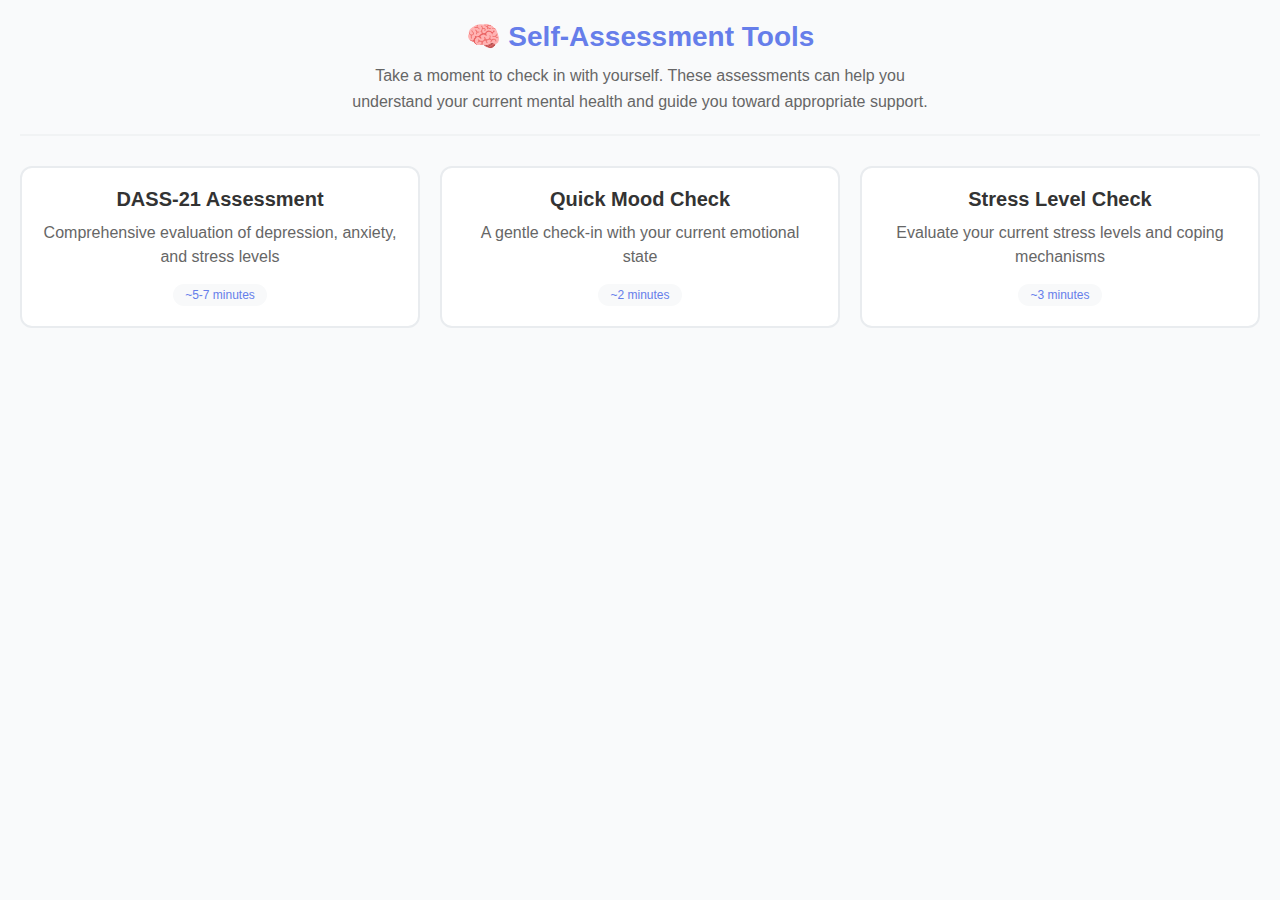
<file: interface/web/templates/assessment.html>
<!DOCTYPE html>
<html lang="en">
<head>
    <meta charset="UTF-8">
    <meta name="viewport" content="width=device-width, initial-scale=1.0">
    <meta http-equiv="X-Frame-Options" content="SAMEORIGIN">
    <title>Sunny - Self-Assessment</title>
    <style>
        * {
            margin: 0;
            padding: 0;
            box-sizing: border-box;
        }

        html, body {
            height: 100%;
            font-family: -apple-system, BlinkMacSystemFont, 'Segoe UI', Roboto, 'Helvetica Neue', Arial, sans-serif;
            background-color: #f9fafb;
        }

        .tab-content {
            min-height: 100vh;
            display: flex;
            flex-direction: column;
            background: #f9fafb;
        }

        .assessment-container {
            flex: 1;
            padding: 20px;
            overflow-y: auto;
        }

        .assessment-header {
            text-align: center;
            margin-bottom: 30px;
            padding-bottom: 20px;
            border-bottom: 2px solid #f1f3f4;
        }

        .assessment-header h2 {
            color: #667eea;
            margin-bottom: 10px;
            font-size: 28px;
        }

        .assessment-header p {
            color: #666;
            font-size: 16px;
            line-height: 1.6;
            max-width: 600px;
            margin: 0 auto;
        }

        .assessment-options {
            display: grid;
            grid-template-columns: repeat(auto-fit, minmax(300px, 1fr));
            gap: 20px;
            margin-bottom: 30px;
        }

        .assessment-card {
            background: white;
            border: 2px solid #e9ecef;
            border-radius: 12px;
            padding: 20px;
            cursor: pointer;
            transition: all 0.3s ease;
            text-align: center;
        }

        .assessment-card:hover {
            border-color: #667eea;
            box-shadow: 0 4px 12px rgba(102, 126, 234, 0.15);
            transform: translateY(-2px);
        }

        .assessment-card h3 {
            color: #333;
            margin-bottom: 10px;
            font-size: 20px;
        }

        .assessment-card p {
            color: #666;
            margin-bottom: 15px;
            line-height: 1.5;
        }

        .assessment-duration {
            background: #f8f9fa;
            color: #667eea;
            padding: 4px 12px;
            border-radius: 20px;
            font-size: 12px;
            font-weight: 500;
            display: inline-block;
        }

        /* Assessment Questions Styles */
        .assessment-questions {
            margin-top: 20px;
        }

        .question-card {
            background: white;
            border: 2px solid #e9ecef;
            border-radius: 12px;
            padding: 20px;
            margin-bottom: 20px;
            transition: all 0.3s ease;
        }

        .question-card.answered {
            border-color: #667eea;
            background: #f8f9fa;
        }

        .question-number {
            background: #667eea;
            color: white;
            width: 30px;
            height: 30px;
            border-radius: 50%;
            display: flex;
            align-items: center;
            justify-content: center;
            font-weight: 600;
            font-size: 14px;
            margin-bottom: 15px;
        }

        .question-text {
            font-size: 16px;
            color: #333;
            margin-bottom: 20px;
            line-height: 1.5;
        }

        .rating-options {
            display: grid;
            grid-template-columns: repeat(4, 1fr);
            gap: 10px;
            margin-bottom: 20px;
        }

        .rating-option {
            background: white;
            border: 2px solid #e9ecef;
            border-radius: 8px;
            padding: 12px 8px;
            text-align: center;
            cursor: pointer;
            transition: all 0.3s ease;
            font-size: 13px;
            font-weight: 500;
        }

        .rating-option:hover {
            border-color: #667eea;
            background: #f8f9fa;
        }

        .rating-option.selected {
            border-color: #667eea;
            background: #667eea;
            color: white;
        }

        .assessment-progress {
            background: #f8f9fa;
            border-radius: 20px;
            height: 8px;
            margin: 20px 0;
            overflow: hidden;
        }

        .progress-bar {
            background: linear-gradient(135deg, #667eea 0%, #764ba2 100%);
            height: 100%;
            border-radius: 20px;
            transition: width 0.3s ease;
            width: 0%;
        }

        .progress-text {
            text-align: center;
            font-size: 14px;
            color: #666;
            margin-top: 10px;
        }

        .assessment-actions {
            display: flex;
            gap: 15px;
            justify-content: center;
            margin-top: 30px;
            flex-wrap: wrap;
        }

        .action-btn {
            background: #667eea;
            color: white;
            border: none;
            padding: 12px 24px;
            border-radius: 25px;
            font-size: 14px;
            font-weight: 600;
            cursor: pointer;
            transition: all 0.3s ease;
            display: flex;
            align-items: center;
            gap: 8px;
        }

        .action-btn:hover {
            background: #5a67d8;
            transform: translateY(-2px);
        }

        .action-btn.secondary {
            background: #6c757d;
        }

        .action-btn.secondary:hover {
            background: #5a6268;
        }

        .submit-btn {
            background: linear-gradient(135deg, #667eea 0%, #764ba2 100%);
            color: white;
            border: none;
            padding: 15px 30px;
            border-radius: 25px;
            font-size: 16px;
            font-weight: 600;
            cursor: pointer;
            transition: all 0.3s ease;
            margin-top: 20px;
        }

        .submit-btn:hover:not(:disabled) {
            transform: translateY(-2px);
            box-shadow: 0 10px 20px rgba(102, 126, 234, 0.3);
        }

        .submit-btn:disabled {
            opacity: 0.6;
            cursor: not-allowed;
        }

        .assessment-results {
            background: white;
            border: 2px solid #e9ecef;
            border-radius: 12px;
            padding: 30px;
            margin-top: 20px;
            text-align: center;
        }

        .results-header {
            margin-bottom: 25px;
        }

        .results-header h3 {
            color: #667eea;
            margin-bottom: 10px;
            font-size: 24px;
        }

        .score-card {
            background: #f8f9fa;
            border-radius: 12px;
            padding: 20px;
            margin: 15px 0;
            text-align: left;
        }

        .score-category {
            display: flex;
            justify-content: space-between;
            align-items: center;
            margin-bottom: 10px;
        }

        .score-label {
            font-weight: 600;
            color: #333;
        }

        .score-value {
            font-weight: 700;
            font-size: 18px;
        }

        .score-level {
            font-size: 12px;
            padding: 4px 12px;
            border-radius: 20px;
            font-weight: 600;
            text-transform: uppercase;
        }

        .level-normal {
            background: #d4edda;
            color: #155724;
        }

        .level-mild {
            background: #fff3cd;
            color: #856404;
        }

        .level-moderate {
            background: #f8d7da;
            color: #721c24;
        }

        .level-severe {
            background: #f5c6cb;
            color: #721c24;
        }

        .results-interpretation {
            background: #e3f2fd;
            border-left: 4px solid #667eea;
            padding: 20px;
            margin: 20px 0;
            text-align: left;
        }

        .results-interpretation h4 {
            color: #667eea;
            margin-bottom: 10px;
        }

        .results-interpretation p {
            color: #333;
            line-height: 1.6;
            margin-bottom: 10px;
        }

        .assessment-screen {
            display: none;
        }

        .assessment-screen.active {
            display: block;
        }

        /* Mobile responsive */
        @media (max-width: 768px) {
            .assessment-container {
                padding: 15px;
            }

            .rating-options {
                grid-template-columns: 1fr;
                gap: 8px;
            }

            .rating-option {
                padding: 10px;
                font-size: 12px;
            }

            .assessment-actions {
                flex-direction: column;
                align-items: center;
            }

            .action-btn {
                width: 100%;
                max-width: 300px;
                justify-content: center;
            }

            .question-card {
                padding: 15px;
            }

            .question-text {
                font-size: 15px;
            }

            .assessment-options {
                grid-template-columns: 1fr;
                gap: 15px;
            }
        }
    </style>
</head>
<body>
    <!-- Self-Assessment Tab -->
    <div id="assessment-tab" class="tab-content">
        <div class="assessment-container">
            <!-- Assessment Selection Screen -->
            <div id="assessment-selection" class="assessment-screen active">
                <div class="assessment-header">
                    <h2>🧠 Self-Assessment Tools</h2>
                    <p>Take a moment to check in with yourself. These assessments can help you understand your current mental health and guide you toward appropriate support.</p>
                </div>

                <div class="assessment-options">
                    <div class="assessment-card" onclick="startAssessment('dass21')">
                        <h3>DASS-21 Assessment</h3>
                        <p>Comprehensive evaluation of depression, anxiety, and stress levels</p>
                        <div class="assessment-duration">~5-7 minutes</div>
                    </div>

                    <div class="assessment-card" onclick="startAssessment('mood')">
                        <h3>Quick Mood Check</h3>
                        <p>A gentle check-in with your current emotional state</p>
                        <div class="assessment-duration">~2 minutes</div>
                    </div>

                    <div class="assessment-card" onclick="startAssessment('stress')">
                        <h3>Stress Level Check</h3>
                        <p>Evaluate your current stress levels and coping mechanisms</p>
                        <div class="assessment-duration">~3 minutes</div>
                    </div>
                </div>
            </div>

            <!-- Assessment Questions Screen -->
            <div id="assessment-questions" class="assessment-screen">
                <div class="assessment-header">
                    <h2 id="assessment-title">Assessment</h2>
                    <p id="assessment-description">Please answer each question honestly.</p>
                </div>

                <div class="assessment-questions">
                    <div class="question-card" id="current-question">
                        <!-- Question content will be inserted here by JavaScript -->
                    </div>

                    <div class="assessment-progress">
                        <div class="progress-bar" id="progress-bar"></div>
                    </div>
                    <div class="progress-text" id="progress-text">Question 1 of 21</div>

                    <div class="assessment-actions">
                        <button class="action-btn secondary" id="prev-btn" onclick="previousQuestion()" style="display: none;">
                            <span>⬅️</span> Previous
                        </button>
                        <button class="action-btn" id="next-btn" onclick="nextQuestion()">
                            Next <span>➡️</span>
                        </button>
                        <button class="submit-btn" id="submit-assessment-btn" onclick="submitAssessment()" style="display: none;">
                            Submit Assessment
                        </button>
                    </div>
                </div>
            </div>

            <!-- Assessment Results Screen -->
            <div id="assessment-results" class="assessment-screen">
                <div class="assessment-results">
                    <div class="results-header">
                        <h3>Your Assessment Results</h3>
                        <p>Remember, this is not a clinical diagnosis but can help guide your self-care journey.</p>
                    </div>

                    <div id="results-content">
                        <!-- Results will be inserted here -->
                    </div>

                    <div class="results-interpretation">
                        <h4>💡 What This Means</h4>
                        <p id="interpretation-text">Based on your responses, here are some insights about your current mental health state.</p>
                    </div>

                    <div class="assessment-actions">
                        <button class="action-btn secondary" onclick="retakeAssessment()">
                            <span>🔄</span> Retake Assessment
                        </button>
                        <button class="action-btn" onclick="chatAboutResults()">
                            <span>💬</span> Chat with Sunny
                        </button>
                        <button class="action-btn secondary" onclick="getResources()">
                            <span>📚</span> Get Resources
                        </button>
                    </div>
                </div>
            </div>
        </div>
    </div>

    <script>
        // Assessment state variables
        let currentAssessment = null;
        let currentQuestionIndex = 0;
        let assessmentAnswers = [];
        let assessmentData = {};
        let sessionAssessmentResults = {}; // Store results for the session

        // DASS-21 Questions (7 for each category: Depression, Anxiety, Stress)
        const DASS21_QUESTIONS = {
            title: "DASS-21 Assessment",
            description: "Please read each statement and select how much it applied to you over the past week. There are no right or wrong answers.",
            questions: [
                // Depression items (items 3, 5, 10, 13, 16, 17, 21)
                { text: "I couldn't seem to experience any positive feeling at all", category: "depression" },
                { text: "I found it difficult to work up the initiative to do things", category: "depression" },
                { text: "I felt that I had nothing to look forward to", category: "depression" },
                { text: "I felt down-hearted and blue", category: "depression" },
                { text: "I was unable to become enthusiastic about anything", category: "depression" },
                { text: "I felt I wasn't worth much as a person", category: "depression" },
                { text: "I felt that life was meaningless", category: "depression" },

                // Anxiety items (items 2, 4, 7, 9, 15, 19, 20)
                { text: "I was aware of dryness of my mouth", category: "anxiety" },
                { text: "I experienced breathing difficulty (e.g., excessively rapid breathing, breathlessness)", category: "anxiety" },
                { text: "I experienced trembling (e.g., in the hands)", category: "anxiety" },
                { text: "I was worried about situations in which I might panic and make a fool of myself", category: "anxiety" },
                { text: "I felt I was close to panic", category: "anxiety" },
                { text: "I was aware of the action of my heart in the absence of physical exertion", category: "anxiety" },
                { text: "I felt scared without any good reason", category: "anxiety" },

                // Stress items (items 1, 6, 8, 11, 12, 14, 18)
                { text: "I found it hard to wind down", category: "stress" },
                { text: "I tended to over-react to situations", category: "stress" },
                { text: "I felt that I was using a lot of nervous energy", category: "stress" },
                { text: "I found myself getting agitated", category: "stress" },
                { text: "I found it difficult to relax", category: "stress" },
                { text: "I was intolerant of anything that kept me from getting on with what I was doing", category: "stress" },
                { text: "I felt that I was rather touchy", category: "stress" }
            ],
            scale: [
                { value: 0, label: "Never" },
                { value: 1, label: "Sometimes" },
                { value: 2, label: "Often" },
                { value: 3, label: "Almost Always" }
            ]
        };

        const MOOD_CHECK_QUESTIONS = {
            title: "Quick Mood Check",
            description: "A gentle check-in with your current emotional state.",
            questions: [
                { text: "How would you rate your overall mood today?", category: "mood", scale: "mood" },
                { text: "How is your energy level right now?", category: "energy", scale: "energy" },
                { text: "How well did you sleep last night?", category: "sleep", scale: "quality" },
                { text: "How anxious or worried do you feel right now?", category: "anxiety", scale: "agreement" },
                { text: "How hopeful do you feel about the future?", category: "hope", scale: "agreement" }
            ],
            scales: {
                mood: [
                    { value: 0, label: "Very Low" },
                    { value: 1, label: "Low" },
                    { value: 2, label: "Neutral" },
                    { value: 3, label: "Good" },
                    { value: 4, label: "Excellent" }
                ],
                energy: [
                    { value: 0, label: "Very Low" },
                    { value: 1, label: "Low" },
                    { value: 2, label: "Moderate" },
                    { value: 3, label: "Good" },
                    { value: 4, label: "Very High" }
                ],
                quality: [
                    { value: 0, label: "Very Poorly" },
                    { value: 1, label: "Poorly" },
                    { value: 2, label: "Okay" },
                    { value: 3, label: "Well" },
                    { value: 4, label: "Very Well" }
                ],
                agreement: [
                    { value: 0, label: "Not at All" },
                    { value: 1, label: "A Little" },
                    { value: 2, label: "Moderately" },
                    { value: 3, label: "Quite a Bit" },
                    { value: 4, label: "Very Much" }
                ]
            }
        };

        const STRESS_CHECK_QUESTIONS = {
            title: "Stress Level Assessment",
            description: "Let's check your current stress levels and how you're coping.",
            questions: [
                { text: "How often do you feel overwhelmed by your responsibilities?", category: "stress" },
                { text: "How well are you able to relax when you have free time?", category: "relaxation" },
                { text: "How often do you experience physical symptoms of stress (headaches, tension, etc.)?", category: "physical" },
                { text: "How supported do you feel by the people in your life?", category: "support" },
                { text: "How confident do you feel in your ability to handle challenges?", category: "confidence" },
                { text: "How often do you find yourself worrying about things you can't control?", category: "worry" },
                { text: "How well do you sleep when you're stressed?", category: "sleep" }
            ],
            scale: [
                { value: 0, label: "Never/Rarely" },
                { value: 1, label: "Sometimes" },
                { value: 2, label: "Often" },
                { value: 3, label: "Very Often" },
                { value: 4, label: "Almost Always" }
            ]
        };

        // Assessment functions
        function startAssessment(type) {
            currentAssessment = type;
            currentQuestionIndex = 0;
            assessmentAnswers = [];

            // Set assessment data
            switch(type) {
                case 'dass21':
                    assessmentData = DASS21_QUESTIONS;
                    break;
                case 'mood':
                    assessmentData = MOOD_CHECK_QUESTIONS;
                    break;
                case 'stress':
                    assessmentData = STRESS_CHECK_QUESTIONS;
                    break;
            }

            // Initialize answers array
            assessmentAnswers = new Array(assessmentData.questions.length).fill(null);

            // Show questions screen
            showScreen('assessment-questions');

            // Set title and description
            document.getElementById('assessment-title').textContent = assessmentData.title;
            document.getElementById('assessment-description').textContent = assessmentData.description;

            // Show first question
            showQuestion(0);
        }

        function showScreen(screenId) {
            // Hide all screens
            const screens = document.querySelectorAll('.assessment-screen');
            screens.forEach(screen => screen.style.display = 'none');

            // Show selected screen
            document.getElementById(screenId).style.display = 'block';
        }

        function showQuestion(index) {
            currentQuestionIndex = index;
            const question = assessmentData.questions[index];
            const questionCard = document.getElementById('current-question');

            // Update progress
            const progress = ((index) / assessmentData.questions.length) * 100;
            document.getElementById('progress-bar').style.width = progress + '%';
            document.getElementById('progress-text').textContent = `Question ${index + 1} of ${assessmentData.questions.length}`;

            // Get scale for this question
            let scale = assessmentData.scale;
            if (assessmentData.scales && question.scale) {
                scale = assessmentData.scales[question.scale];
            }

            // Build question HTML
            let optionsHTML = '';
            scale.forEach((option, optionIndex) => {
                const isSelected = assessmentAnswers[index] === option.value;
                optionsHTML += `
                    <div class="rating-option ${isSelected ? 'selected' : ''}" onclick="selectAnswer(${index}, ${option.value})">
                        ${option.label}
                    </div>
                `;
            });

            questionCard.innerHTML = `
                <div class="question-number">${index + 1}</div>
                <div class="question-text">${question.text}</div>
                <div class="rating-options">
                    ${optionsHTML}
                </div>
            `;

            // Update question card style if answered
            if (assessmentAnswers[index] !== null) {
                questionCard.classList.add('answered');
            } else {
                questionCard.classList.remove('answered');
            }

            // Update button visibility
            updateNavigationButtons();
        }

        function selectAnswer(questionIndex, value) {
            assessmentAnswers[questionIndex] = value;

            // Update UI
            const options = document.querySelectorAll('.rating-option');
            options.forEach(option => option.classList.remove('selected'));
            event.target.classList.add('selected');

            // Mark question as answered
            document.getElementById('current-question').classList.add('answered');

            // Update navigation buttons
            updateNavigationButtons();
        }

        function updateNavigationButtons() {
            const prevBtn = document.getElementById('prev-btn');
            const nextBtn = document.getElementById('next-btn');
            const submitBtn = document.getElementById('submit-assessment-btn');

            // Show/hide previous button
            prevBtn.style.display = currentQuestionIndex > 0 ? 'block' : 'none';

            // Show/hide next button vs submit button
            if (currentQuestionIndex === assessmentData.questions.length - 1) {
                nextBtn.style.display = 'none';
                submitBtn.style.display = 'block';
                submitBtn.disabled = assessmentAnswers[currentQuestionIndex] === null;
            } else {
                nextBtn.style.display = 'block';
                submitBtn.style.display = 'none';
            }
        }

        function nextQuestion() {
            if (currentQuestionIndex < assessmentData.questions.length - 1) {
                currentQuestionIndex++;
                showQuestion(currentQuestionIndex);
            }
        }

        function previousQuestion() {
            if (currentQuestionIndex > 0) {
                currentQuestionIndex--;
                showQuestion(currentQuestionIndex);
            }
        }

        async function submitAssessment() {
            // Calculate results based on assessment type
            let results = {};

            if (currentAssessment === 'dass21') {
                results = calculateDASS21Results();
            } else if (currentAssessment === 'mood') {
                results = calculateMoodResults();
            } else if (currentAssessment === 'stress') {
                results = calculateStressResults();
            }

            // Store results in session storage for this session
            sessionAssessmentResults = {
                assessmentType: currentAssessment,
                timestamp: new Date().toISOString(),
                ...results
            };

            // Send results to backend for Sunny's context
            try {
                await fetch('/store-assessment-results', {
                    method: 'POST',
                    headers: {
                        'Content-Type': 'application/json',
                    },
                    body: JSON.stringify(sessionAssessmentResults)
                });
                console.log('Assessment results stored for Sunny\'s context');
            } catch (error) {
                console.error('Error storing assessment results:', error);
            }

            // Notify parent window that assessment results are updated
            if (window.parent) {
                window.parent.postMessage({
                    type: 'assessment-results-updated',
                    results: sessionAssessmentResults
                }, '*');
            }

            // Show results
            showAssessmentResults(results);
        }

        function calculateDASS21Results() {
            const scores = { depression: 0, anxiety: 0, stress: 0 };

            // Calculate scores for each category
            assessmentData.questions.forEach((question, index) => {
                scores[question.category] += assessmentAnswers[index] || 0;
            });

            // Multiply by 2 (DASS-21 scoring)
            Object.keys(scores).forEach(key => {
                scores[key] *= 2;
            });

            // Determine severity levels
            const getLevel = (score, type) => {
                if (type === 'depression') {
                    if (score <= 9) return 'normal';
                    if (score <= 13) return 'mild';
                    if (score <= 20) return 'moderate';
                    if (score <= 27) return 'severe';
                    return 'extremely severe';
                } else if (type === 'anxiety') {
                    if (score <= 7) return 'normal';
                    if (score <= 9) return 'mild';
                    if (score <= 14) return 'moderate';
                    if (score <= 19) return 'severe';
                    return 'extremely severe';
                } else if (type === 'stress') {
                    if (score <= 14) return 'normal';
                    if (score <= 18) return 'mild';
                    if (score <= 25) return 'moderate';
                    if (score <= 33) return 'severe';
                    return 'extremely severe';
                }
                return 'normal';
            };

            return {
                type: 'dass21',
                depression: { score: scores.depression, level: getLevel(scores.depression, 'depression') },
                anxiety: { score: scores.anxiety, level: getLevel(scores.anxiety, 'anxiety') },
                stress: { score: scores.stress, level: getLevel(scores.stress, 'stress') }
            };
        }

        function calculateMoodResults() {
            const totalScore = assessmentAnswers.reduce((sum, answer) => sum + (answer || 0), 0);
            const averageScore = totalScore / assessmentAnswers.length;

            let interpretation = '';
            if (averageScore >= 4) {
                interpretation = "You're doing great! Your mood and energy levels seem positive today.";
            } else if (averageScore >= 3) {
                interpretation = "You're managing okay, but there might be some areas to focus on for better wellbeing.";
            } else if (averageScore >= 2) {
                interpretation = "It seems like you're going through a challenging time. Consider reaching out for support.";
            } else {
                interpretation = "It looks like you're experiencing some difficulties. Please consider speaking with a mental health professional.";
            }

            return {
                type: 'mood',
                totalScore: totalScore,
                averageScore: averageScore,
                interpretation: interpretation
            };
        }

        function calculateStressResults() {
            const totalScore = assessmentAnswers.reduce((sum, answer) => sum + (answer || 0), 0);
            const maxScore = assessmentData.questions.length * 4;
            const percentage = (totalScore / maxScore) * 100;

            let level = '';
            let interpretation = '';

            if (percentage <= 30) {
                level = 'low';
                interpretation = "Your stress levels appear to be manageable. Keep up your current coping strategies!";
            } else if (percentage <= 60) {
                level = 'moderate';
                interpretation = "You're experiencing moderate stress. Consider incorporating more stress-reduction techniques into your routine.";
            } else if (percentage <= 80) {
                level = 'high';
                interpretation = "You're experiencing high stress levels. It might be helpful to talk to someone about what's causing this stress.";
            } else {
                level = 'very high';
                interpretation = "Your stress levels are very high. Please consider reaching out to a mental health professional for support.";
            }

            return {
                type: 'stress',
                totalScore: totalScore,
                percentage: percentage,
                level: level,
                interpretation: interpretation
            };
        }

        function showAssessmentResults(results) {
            const resultsContent = document.getElementById('results-content');
            const interpretationText = document.getElementById('interpretation-text');

            let html = '';
            let interpretation = '';

            if (results.type === 'dass21') {
                html = `
                    <div class="score-card">
                        <div class="score-category">
                            <div class="score-label">Depression Score</div>
                            <div class="score-value">${results.depression.score}</div>
                        </div>
                        <div class="score-level level-${results.depression.level.replace(' ', '-')}">${results.depression.level.toUpperCase()}</div>
                    </div>

                    <div class="score-card">
                        <div class="score-category">
                            <div class="score-label">Anxiety Score</div>
                            <div class="score-value">${results.anxiety.score}</div>
                        </div>
                        <div class="score-level level-${results.anxiety.level.replace(' ', '-')}">${results.anxiety.level.toUpperCase()}</div>
                    </div>

                    <div class="score-card">
                        <div class="score-category">
                            <div class="score-label">Stress Score</div>
                            <div class="score-value">${results.stress.score}</div>
                        </div>
                        <div class="score-level level-${results.stress.level.replace(' ', '-')}">${results.stress.level.toUpperCase()}</div>
                    </div>
                `;

                interpretation = "The DASS-21 is a widely used clinical assessment tool. Scores in the normal range suggest typical experiences of depression, anxiety, and stress. Higher scores may indicate areas where additional support could be beneficial. Remember, this is not a clinical diagnosis.";

            } else if (results.type === 'mood') {
                html = `
                    <div class="score-card">
                        <div class="score-category">
                            <div class="score-label">Overall Mood Score</div>
                            <div class="score-value">${results.averageScore.toFixed(1)}/5</div>
                        </div>
                    </div>
                `;

                interpretation = results.interpretation;

            } else if (results.type === 'stress') {
                html = `
                    <div class="score-card">
                        <div class="score-category">
                            <div class="score-label">Stress Level</div>
                            <div class="score-value">${results.level.toUpperCase()}</div>
                        </div>
                        <div class="score-category">
                            <div class="score-label">Stress Percentage</div>
                            <div class="score-value">${results.percentage.toFixed(0)}%</div>
                        </div>
                    </div>
                `;

                interpretation = results.interpretation;
            }

            resultsContent.innerHTML = html;
            interpretationText.textContent = interpretation;

            // Show results screen
            showScreen('assessment-results');

            // Update assessment context indicator in chat
            updateAssessmentContextIndicator();
        }

        function chatAboutResults() {
            // This will be handled by the main page's tab switching
            if (window.parent && window.parent.switchTab) {
                window.parent.switchTab('chat');
                setTimeout(() => {
                    if (window.parent.addMessage) {
                        window.parent.addMessage("I've just completed a self-assessment and would like to discuss my results with you.", 'user', new Date().toISOString());
                        // Trigger send message
                        if (window.parent.sendMessage) {
                            window.parent.sendMessage();
                        }
                    }
                }, 500);
            }
        }

        function getResources() {
            // This will be handled by the main page's tab switching
            if (window.parent && window.parent.switchTab) {
                window.parent.switchTab('resources');
            }
        }

        function retakeAssessment() {
            showScreen('assessment-selection');
        }

        function updateAssessmentContextIndicator() {
            // This will be handled by the parent window
            if (window.parent && window.parent.updateAssessmentContextIndicator) {
                window.parent.updateAssessmentContextIndicator();
            }
        }

        // Listen for messages from chat to start specific assessments
        window.addEventListener('message', function(event) {
            if (event.data.type === 'start-assessment') {
                const assessmentType = event.data.assessmentType;
                if (['dass21', 'mood', 'stress'].includes(assessmentType)) {
                    startAssessment(assessmentType);
                }
            }
        });
    </script>
</body>
</html>
</file>
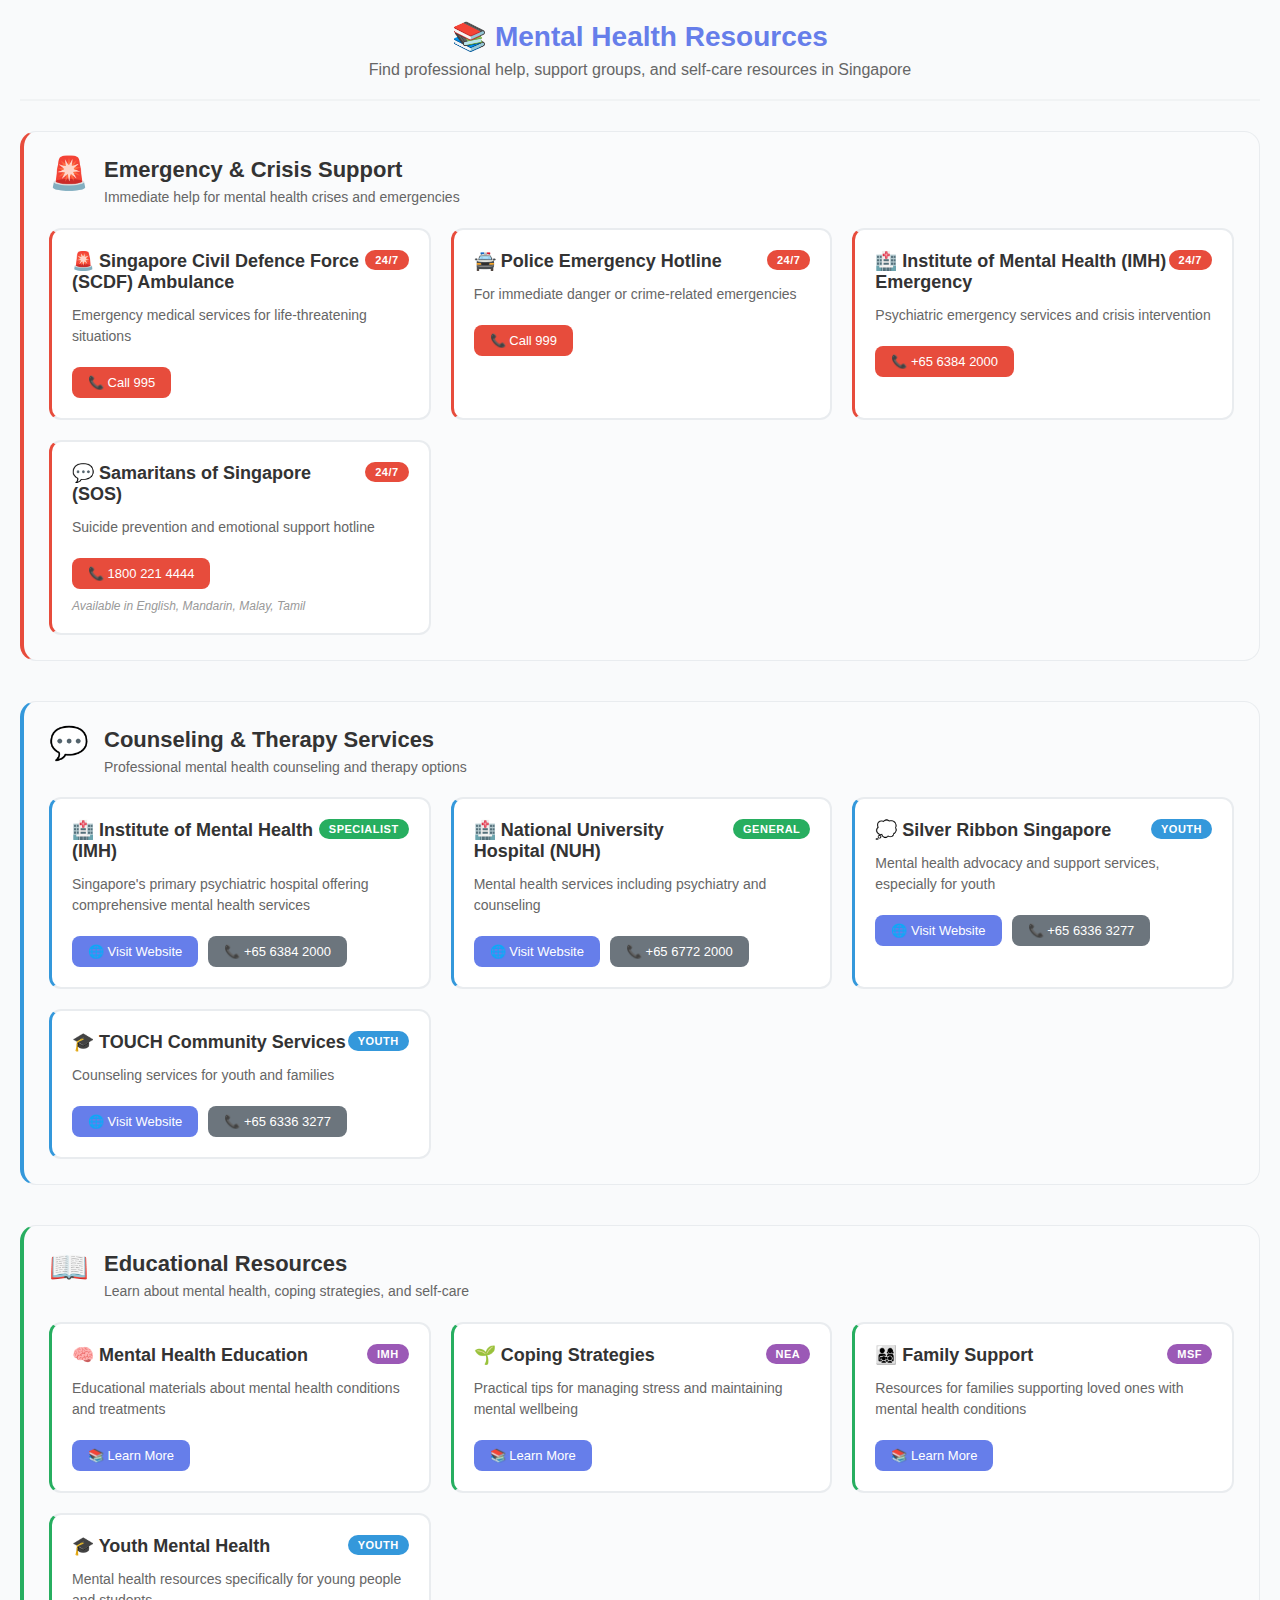
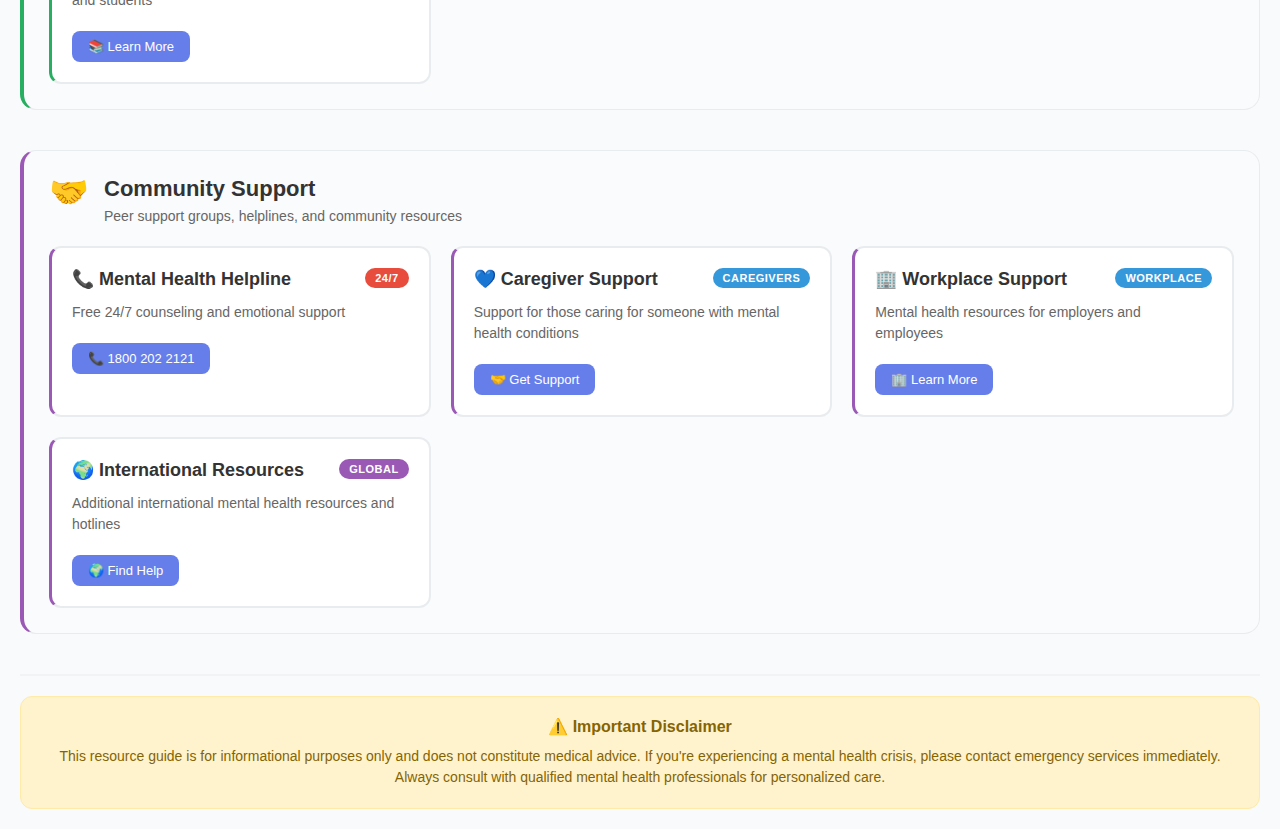
<file: interface/web/templates/resources.html>
<!DOCTYPE html>
<html lang="en">
<head>
    <meta charset="UTF-8">
    <meta name="viewport" content="width=device-width, initial-scale=1.0">
    <meta http-equiv="X-Frame-Options" content="SAMEORIGIN">
    <title>Sunny - Resources</title>
    <style>
        * {
            margin: 0;
            padding: 0;
            box-sizing: border-box;
        }

        html, body {
            height: 100%;
            font-family: -apple-system, BlinkMacSystemFont, 'Segoe UI', Roboto, 'Helvetica Neue', Arial, sans-serif;
            background-color: #f9fafb;
        }

        .tab-content {
            min-height: 100vh;
            display: flex;
            flex-direction: column;
            background: #f9fafb;
        }

        .resources-container {
            flex: 1;
            padding: 20px;
            overflow-y: auto;
        }

        .resources-header {
            text-align: center;
            margin-bottom: 30px;
            padding-bottom: 20px;
            border-bottom: 2px solid #f1f3f4;
        }

        .resources-header h2 {
            color: #667eea;
            margin-bottom: 8px;
            font-size: 28px;
        }

        .resources-subtitle {
            color: #666;
            font-size: 16px;
            margin: 0;
        }

        .resource-categories {
            display: grid;
            gap: 40px;
        }

        .category-section {
            background: #fafbfc;
            border-radius: 16px;
            padding: 25px;
            border: 1px solid #e9ecef;
        }

        .category-header {
            display: flex;
            align-items: flex-start;
            gap: 15px;
            margin-bottom: 20px;
        }

        .category-icon {
            font-size: 32px;
            line-height: 1;
        }

        .category-header h3 {
            color: #333;
            margin: 0 0 5px 0;
            font-size: 22px;
            font-weight: 600;
        }

        .category-description {
            color: #666;
            margin: 0;
            font-size: 14px;
            line-height: 1.4;
        }

        .resource-grid {
            display: grid;
            grid-template-columns: repeat(auto-fit, minmax(300px, 1fr));
            gap: 20px;
        }

        .resource-card {
            background: white;
            border: 2px solid #e9ecef;
            border-radius: 12px;
            padding: 20px;
            transition: all 0.3s ease;
            position: relative;
        }

        .resource-card:hover {
            border-color: #667eea;
            box-shadow: 0 4px 20px rgba(102, 126, 234, 0.1);
            transform: translateY(-2px);
        }

        .resource-header {
            display: flex;
            justify-content: space-between;
            align-items: flex-start;
            margin-bottom: 12px;
        }

        .resource-header h4 {
            color: #333;
            margin: 0;
            font-size: 18px;
            font-weight: 600;
        }

        .resource-description {
            color: #666;
            margin: 0 0 20px 0;
            font-size: 14px;
            line-height: 1.5;
        }

        .resource-contact {
            display: flex;
            flex-wrap: wrap;
            gap: 10px;
            align-items: center;
        }

        .contact-link {
            background: #667eea;
            color: white;
            padding: 8px 16px;
            border-radius: 8px;
            text-decoration: none;
            font-size: 13px;
            font-weight: 500;
            transition: all 0.3s ease;
            display: inline-flex;
            align-items: center;
            gap: 6px;
        }

        .contact-link:hover {
            background: #5a67d8;
            transform: translateY(-1px);
        }

        .contact-link.primary {
            background: #e74c3c;
        }

        .contact-link.primary:hover {
            background: #c0392b;
        }

        .contact-link.secondary {
            background: #6c757d;
        }

        .contact-link.secondary:hover {
            background: #545b62;
        }

        .contact-note {
            font-size: 12px;
            color: #999;
            font-style: italic;
        }

        /* Badges */
        .availability-badge,
        .target-badge,
        .service-badge,
        .source-badge {
            font-size: 11px;
            padding: 4px 10px;
            border-radius: 12px;
            font-weight: 600;
            text-transform: uppercase;
            letter-spacing: 0.5px;
        }

        .availability-badge {
            background: #e74c3c;
            color: white;
        }

        .target-badge {
            background: #3498db;
            color: white;
        }

        .service-badge {
            background: #27ae60;
            color: white;
        }

        .source-badge {
            background: #9b59b6;
            color: white;
        }

        /* Category-specific styling */
        .emergency-category {
            border-left: 4px solid #e74c3c;
        }

        .emergency-card {
            border-left: 3px solid #e74c3c;
        }

        .counseling-category {
            border-left: 4px solid #3498db;
        }

        .counseling-card {
            border-left: 3px solid #3498db;
        }

        .educational-category {
            border-left: 4px solid #27ae60;
        }

        .educational-card {
            border-left: 3px solid #27ae60;
        }

        .support-category {
            border-left: 4px solid #9b59b6;
        }

        .support-card {
            border-left: 3px solid #9b59b6;
        }

        .resources-footer {
            margin-top: 40px;
            padding-top: 20px;
            border-top: 2px solid #f1f3f4;
        }

        .disclaimer {
            background: #fff3cd;
            border: 1px solid #ffeaa7;
            border-radius: 12px;
            padding: 20px;
            text-align: center;
        }

        .disclaimer h4 {
            color: #856404;
            margin: 0 0 10px 0;
            font-size: 16px;
        }

        .disclaimer p {
            color: #856404;
            margin: 0;
            font-size: 14px;
            line-height: 1.5;
        }

        /* Mobile responsive */
        @media (max-width: 768px) {
            .resources-container {
                padding: 15px;
            }

            .resource-categories {
                gap: 25px;
            }

            .category-section {
                padding: 20px 15px;
            }

            .category-header {
                flex-direction: column;
                gap: 10px;
                text-align: center;
            }

            .category-icon {
                font-size: 28px;
            }

            .category-header h3 {
                font-size: 20px;
            }

            .resource-grid {
                grid-template-columns: 1fr;
                gap: 15px;
            }

            .resource-card {
                padding: 15px;
            }

            .resource-header {
                flex-direction: column;
                gap: 8px;
                align-items: flex-start;
            }

            .resource-contact {
                flex-direction: column;
                align-items: flex-start;
                gap: 8px;
            }

            .contact-link {
                width: 100%;
                justify-content: center;
            }
        }
    </style>
</head>
<body>
    <!-- Resources Tab -->
    <div id="resources-tab" class="tab-content">
        <div class="resources-container">
            <div class="resources-header">
                <h2>📚 Mental Health Resources</h2>
                <p class="resources-subtitle">Find professional help, support groups, and self-care resources in Singapore</p>
            </div>

            <div class="resource-categories">
                <!-- Emergency Services -->
                <div class="category-section emergency-category">
                    <div class="category-header">
                        <div class="category-icon">🚨</div>
                        <div>
                            <h3>Emergency & Crisis Support</h3>
                            <p class="category-description">Immediate help for mental health crises and emergencies</p>
                        </div>
                    </div>

                    <div class="resource-grid">
                        <div class="resource-card emergency-card">
                            <div class="resource-header">
                                <h4>🚨 Singapore Civil Defence Force (SCDF) Ambulance</h4>
                                <div class="availability-badge">24/7</div>
                            </div>
                            <div class="resource-description">
                                Emergency medical services for life-threatening situations
                            </div>
                            <div class="resource-contact">
                                <a href="tel:995" class="contact-link primary">
                                    📞 Call 995
                                </a>
                            </div>
                        </div>

                        <div class="resource-card emergency-card">
                            <div class="resource-header">
                                <h4>🚔 Police Emergency Hotline</h4>
                                <div class="availability-badge">24/7</div>
                            </div>
                            <div class="resource-description">
                                For immediate danger or crime-related emergencies
                            </div>
                            <div class="resource-contact">
                                <a href="tel:999" class="contact-link primary">
                                    📞 Call 999
                                </a>
                            </div>
                        </div>

                        <div class="resource-card emergency-card">
                            <div class="resource-header">
                                <h4>🏥 Institute of Mental Health (IMH) Emergency</h4>
                                <div class="availability-badge">24/7</div>
                            </div>
                            <div class="resource-description">
                                Psychiatric emergency services and crisis intervention
                            </div>
                            <div class="resource-contact">
                                <a href="tel:+6563842000" class="contact-link primary">
                                    📞 +65 6384 2000
                                </a>
                            </div>
                        </div>

                        <div class="resource-card emergency-card">
                            <div class="resource-header">
                                <h4>💬 Samaritans of Singapore (SOS)</h4>
                                <div class="availability-badge">24/7</div>
                            </div>
                            <div class="resource-description">
                                Suicide prevention and emotional support hotline
                            </div>
                            <div class="resource-contact">
                                <a href="tel:18002214444" class="contact-link primary">
                                    📞 1800 221 4444
                                </a>
                                <div class="contact-note">Available in English, Mandarin, Malay, Tamil</div>
                            </div>
                        </div>
                    </div>
                </div>

                <!-- Counseling Services -->
                <div class="category-section counseling-category">
                    <div class="category-header">
                        <div class="category-icon">💬</div>
                        <div>
                            <h3>Counseling & Therapy Services</h3>
                            <p class="category-description">Professional mental health counseling and therapy options</p>
                        </div>
                    </div>

                    <div class="resource-grid">
                        <div class="resource-card counseling-card">
                            <div class="resource-header">
                                <h4>🏥 Institute of Mental Health (IMH)</h4>
                                <div class="service-badge">Specialist</div>
                            </div>
                            <div class="resource-description">
                                Singapore's primary psychiatric hospital offering comprehensive mental health services
                            </div>
                            <div class="resource-contact">
                                <a href="https://www.imh.com.sg" class="contact-link" target="_blank">
                                    🌐 Visit Website
                                </a>
                                <a href="tel:+6563842000" class="contact-link secondary">
                                    📞 +65 6384 2000
                                </a>
                            </div>
                        </div>

                        <div class="resource-card counseling-card">
                            <div class="resource-header">
                                <h4>🏥 National University Hospital (NUH)</h4>
                                <div class="service-badge">General</div>
                            </div>
                            <div class="resource-description">
                                Mental health services including psychiatry and counseling
                            </div>
                            <div class="resource-contact">
                                <a href="https://www.nuh.com.sg" class="contact-link" target="_blank">
                                    🌐 Visit Website
                                </a>
                                <a href="tel:+6567722000" class="contact-link secondary">
                                    📞 +65 6772 2000
                                </a>
                            </div>
                        </div>

                        <div class="resource-card counseling-card">
                            <div class="resource-header">
                                <h4>💭 Silver Ribbon Singapore</h4>
                                <div class="target-badge">Youth</div>
                            </div>
                            <div class="resource-description">
                                Mental health advocacy and support services, especially for youth
                            </div>
                            <div class="resource-contact">
                                <a href="https://www.silverribbonsingapore.com" class="contact-link" target="_blank">
                                    🌐 Visit Website
                                </a>
                                <a href="tel:+6563363277" class="contact-link secondary">
                                    📞 +65 6336 3277
                                </a>
                            </div>
                        </div>

                        <div class="resource-card counseling-card">
                            <div class="resource-header">
                                <h4>🎓 TOUCH Community Services</h4>
                                <div class="target-badge">Youth</div>
                            </div>
                            <div class="resource-description">
                                Counseling services for youth and families
                            </div>
                            <div class="resource-contact">
                                <a href="https://www.touch.org.sg" class="contact-link" target="_blank">
                                    🌐 Visit Website
                                </a>
                                <a href="tel:+6563363277" class="contact-link secondary">
                                    📞 +65 6336 3277
                                </a>
                            </div>
                        </div>
                    </div>
                </div>

                <!-- Educational Resources -->
                <div class="category-section educational-category">
                    <div class="category-header">
                        <div class="category-icon">📖</div>
                        <div>
                            <h3>Educational Resources</h3>
                            <p class="category-description">Learn about mental health, coping strategies, and self-care</p>
                        </div>
                    </div>

                    <div class="resource-grid">
                        <div class="resource-card educational-card">
                            <div class="resource-header">
                                <h4>🧠 Mental Health Education</h4>
                                <div class="source-badge">IMH</div>
                            </div>
                            <div class="resource-description">
                                Educational materials about mental health conditions and treatments
                            </div>
                            <div class="resource-contact">
                                <a href="https://www.imh.com.sg/clinical/page.aspx?id=122" class="contact-link" target="_blank">
                                    📚 Learn More
                                </a>
                            </div>
                        </div>

                        <div class="resource-card educational-card">
                            <div class="resource-header">
                                <h4>🌱 Coping Strategies</h4>
                                <div class="source-badge">NEA</div>
                            </div>
                            <div class="resource-description">
                                Practical tips for managing stress and maintaining mental wellbeing
                            </div>
                            <div class="resource-contact">
                                <a href="https://www.imh.com.sg/wellness/page.aspx?id=122" class="contact-link" target="_blank">
                                    📚 Learn More
                                </a>
                            </div>
                        </div>

                        <div class="resource-card educational-card">
                            <div class="resource-header">
                                <h4>👨‍👩‍👧‍👦 Family Support</h4>
                                <div class="source-badge">MSF</div>
                            </div>
                            <div class="resource-description">
                                Resources for families supporting loved ones with mental health conditions
                            </div>
                            <div class="resource-contact">
                                <a href="https://www.imh.com.sg/family" class="contact-link" target="_blank">
                                    📚 Learn More
                                </a>
                            </div>
                        </div>

                        <div class="resource-card educational-card">
                            <div class="resource-header">
                                <h4>🎓 Youth Mental Health</h4>
                                <div class="target-badge">Youth</div>
                            </div>
                            <div class="resource-description">
                                Mental health resources specifically for young people and students
                            </div>
                            <div class="resource-contact">
                                <a href="https://www.reach.org.sg" class="contact-link" target="_blank">
                                    📚 Learn More
                                </a>
                            </div>
                        </div>
                    </div>
                </div>

                <!-- Community Support -->
                <div class="category-section support-category">
                    <div class="category-header">
                        <div class="category-icon">🤝</div>
                        <div>
                            <h3>Community Support</h3>
                            <p class="category-description">Peer support groups, helplines, and community resources</p>
                        </div>
                    </div>

                    <div class="resource-grid">
                        <div class="resource-card support-card">
                            <div class="resource-header">
                                <h4>📞 Mental Health Helpline</h4>
                                <div class="availability-badge">24/7</div>
                            </div>
                            <div class="resource-description">
                                Free 24/7 counseling and emotional support
                            </div>
                            <div class="resource-contact">
                                <a href="tel:18002022121" class="contact-link">
                                    📞 1800 202 2121
                                </a>
                            </div>
                        </div>

                        <div class="resource-card support-card">
                            <div class="resource-header">
                                <h4>💙 Caregiver Support</h4>
                                <div class="target-badge">Caregivers</div>
                            </div>
                            <div class="resource-description">
                                Support for those caring for someone with mental health conditions
                            </div>
                            <div class="resource-contact">
                                <a href="https://www.imh.com.sg/caregivers" class="contact-link" target="_blank">
                                    🤝 Get Support
                                </a>
                            </div>
                        </div>

                        <div class="resource-card support-card">
                            <div class="resource-header">
                                <h4>🏢 Workplace Support</h4>
                                <div class="target-badge">Workplace</div>
                            </div>
                            <div class="resource-description">
                                Mental health resources for employers and employees
                            </div>
                            <div class="resource-contact">
                                <a href="https://www.mom.gov.sg/employment-practices/mental-health-in-the-workplace" class="contact-link" target="_blank">
                                    🏢 Learn More
                                </a>
                            </div>
                        </div>

                        <div class="resource-card support-card">
                            <div class="resource-header">
                                <h4>🌍 International Resources</h4>
                                <div class="source-badge">Global</div>
                            </div>
                            <div class="resource-description">
                                Additional international mental health resources and hotlines
                            </div>
                            <div class="resource-contact">
                                <a href="https://www.befrienders.org" class="contact-link" target="_blank">
                                    🌍 Find Help
                                </a>
                            </div>
                        </div>
                    </div>
                </div>
            </div>

            <div class="resources-footer">
                <div class="disclaimer">
                    <h4>⚠️ Important Disclaimer</h4>
                    <p>This resource guide is for informational purposes only and does not constitute medical advice. If you're experiencing a mental health crisis, please contact emergency services immediately. Always consult with qualified mental health professionals for personalized care.</p>
                </div>
            </div>
        </div>
    </div>
</body>
</html>
</file>
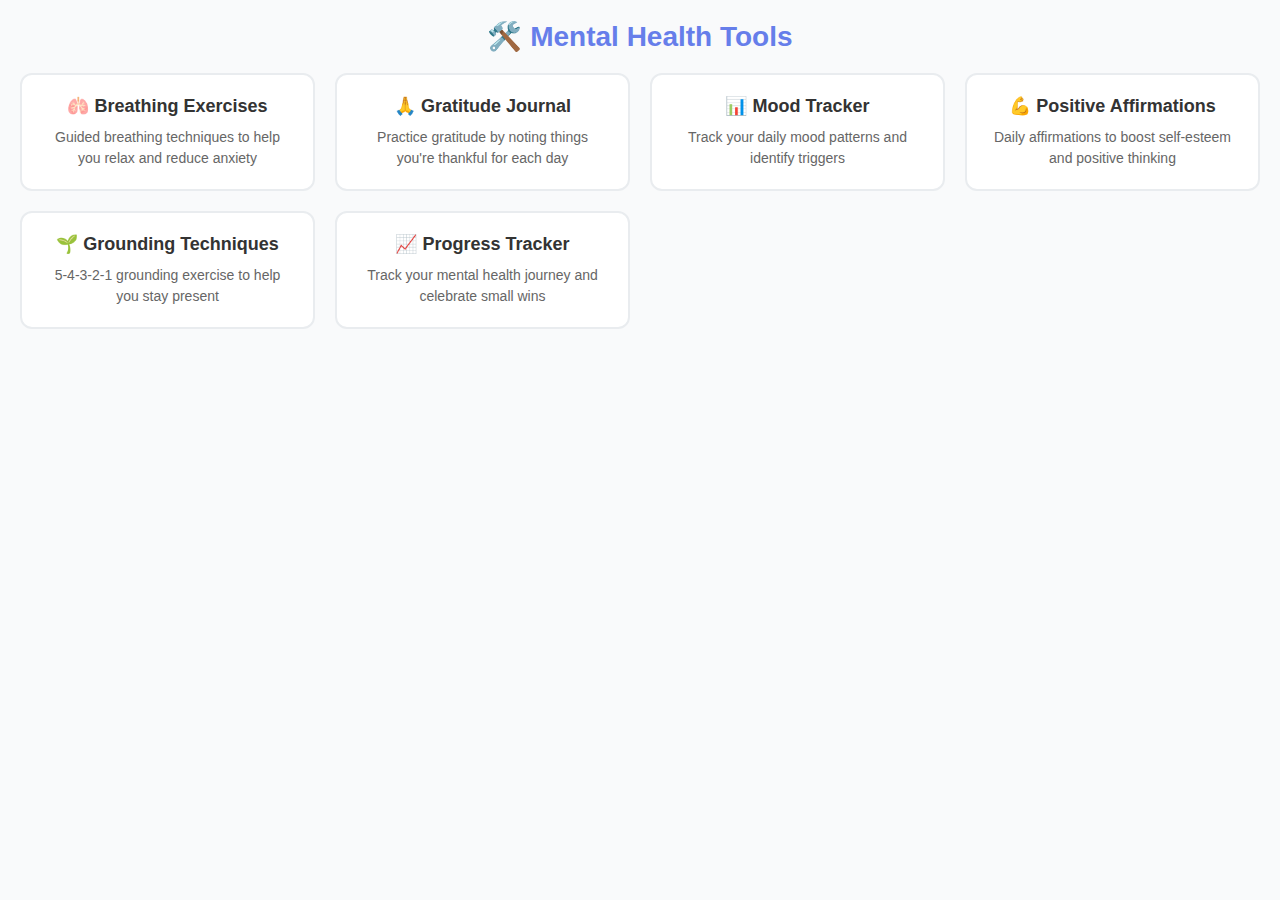
<file: interface/web/templates/tools.html>
<!DOCTYPE html>
<html lang="en">
<head>
    <meta charset="UTF-8">
    <meta name="viewport" content="width=device-width, initial-scale=1.0">
    <title>Sunny - Tools</title>
    <style>
        * {
            margin: 0;
            padding: 0;
            box-sizing: border-box;
        }

        html, body {
            height: 100%;
            font-family: -apple-system, BlinkMacSystemFont, 'Segoe UI', Roboto, 'Helvetica Neue', Arial, sans-serif;
        }

        .tab-content {
            height: 100vh;
            display: flex;
            flex-direction: column;
            background: #f9fafb;
        }

        .tools-container {
            flex: 1;
            padding: 20px;
            overflow-y: auto;
        }

        .tools-container h2 {
            color: #667eea;
            margin-bottom: 20px;
            text-align: center;
            font-size: 28px;
        }

        .tools-grid {
            display: grid;
            grid-template-columns: repeat(auto-fit, minmax(250px, 1fr));
            gap: 20px;
            margin-bottom: 30px;
        }

        .tool-card {
            background: white;
            border: 2px solid #e9ecef;
            border-radius: 12px;
            padding: 20px;
            cursor: pointer;
            transition: all 0.3s ease;
            text-align: center;
        }

        .tool-card:hover {
            border-color: #667eea;
            box-shadow: 0 4px 12px rgba(102, 126, 234, 0.15);
            transform: translateY(-2px);
        }

        .tool-card h3 {
            color: #333;
            margin-bottom: 10px;
            font-size: 18px;
        }

        .tool-card p {
            color: #666;
            line-height: 1.5;
            font-size: 14px;
        }

        /* Modal styles */
        .modal {
            display: none;
            position: fixed;
            z-index: 1000;
            left: 0;
            top: 0;
            width: 100%;
            height: 100%;
            background-color: rgba(0,0,0,0.5);
            backdrop-filter: blur(2px);
            animation: fadeIn 0.3s ease-out;
        }

        .modal.show {
            display: flex;
            align-items: center;
            justify-content: center;
        }

        .modal-content {
            background: white;
            border-radius: 16px;
            padding: 0;
            max-width: 600px;
            width: 90%;
            max-height: 85vh;
            overflow: hidden;
            position: relative;
            box-shadow: 0 20px 60px rgba(0, 0, 0, 0.3);
            transform: scale(0.9);
            animation: modalSlideIn 0.3s ease-out forwards;
            margin: 20px;
        }

        @keyframes fadeIn {
            from { opacity: 0; }
            to { opacity: 1; }
        }

        @keyframes modalSlideIn {
            from {
                opacity: 0;
                transform: scale(0.9) translateY(20px);
            }
            to {
                opacity: 1;
                transform: scale(1) translateY(0);
            }
        }

        .modal-header {
            display: flex;
            justify-content: space-between;
            align-items: center;
            margin-bottom: 0;
            padding: 24px 30px 20px 30px;
            border-bottom: 2px solid #f1f3f4;
            background: linear-gradient(135deg, #667eea 0%, #764ba2 100%);
            color: white;
        }

        .modal-header h3 {
            color: white;
            font-size: 24px;
            margin: 0;
            font-weight: 600;
        }

        .close-btn {
            background: rgba(255, 255, 255, 0.2);
            border: none;
            font-size: 20px;
            cursor: pointer;
            color: white;
            padding: 8px;
            width: 36px;
            height: 36px;
            display: flex;
            align-items: center;
            justify-content: center;
            border-radius: 50%;
            transition: all 0.3s ease;
        }

        .close-btn:hover {
            background: rgba(255, 255, 255, 0.3);
            transform: scale(1.1);
        }

        .tool-content {
            color: #333;
            line-height: 1.6;
            padding: 30px;
            overflow-y: auto;
            max-height: calc(85vh - 120px);
        }

        .exercise-item {
            background: #f8f9fa;
            border-radius: 8px;
            padding: 15px;
            margin-bottom: 15px;
        }

        .exercise-item h4 {
            color: #667eea;
            margin-bottom: 8px;
        }

        .exercise-item p {
            margin-bottom: 8px;
        }

        .exercise-benefits {
            font-size: 13px;
            color: #666;
            font-style: italic;
        }

        .breathing-timer {
            text-align: center;
            margin: 20px 0;
        }

        .timer-display {
            font-size: 48px;
            font-weight: bold;
            color: #667eea;
            margin-bottom: 15px;
        }

        .timer-controls {
            display: flex;
            gap: 10px;
            justify-content: center;
            margin-bottom: 15px;
        }

        .timer-btn {
            background: #667eea;
            color: white;
            border: none;
            padding: 10px 20px;
            border-radius: 8px;
            cursor: pointer;
            font-size: 14px;
            font-weight: 500;
            transition: all 0.3s ease;
        }

        .timer-btn:hover {
            background: #5a67d8;
        }

        .timer-btn:disabled {
            opacity: 0.6;
            cursor: not-allowed;
        }

        .breath-instruction {
            font-size: 18px;
            color: #333;
            font-weight: 500;
        }

        .gratitude-form {
            margin-top: 20px;
        }

        .gratitude-input {
            width: 100%;
            padding: 12px;
            border: 2px solid #e9ecef;
            border-radius: 8px;
            font-size: 14px;
            font-family: inherit;
            margin-bottom: 10px;
            resize: vertical;
            min-height: 60px;
        }

        .gratitude-input:focus {
            outline: none;
            border-color: #667eea;
        }

        .add-gratitude-btn {
            background: #667eea;
            color: white;
            border: none;
            padding: 10px 20px;
            border-radius: 8px;
            cursor: pointer;
            font-size: 14px;
            font-weight: 500;
            transition: all 0.3s ease;
        }

        .add-gratitude-btn:hover {
            background: #5a67d8;
        }

        .gratitude-list {
            margin-top: 15px;
        }

        .gratitude-item {
            background: #e3f2fd;
            border-left: 4px solid #667eea;
            padding: 10px 15px;
            margin-bottom: 10px;
            border-radius: 0 8px 8px 0;
        }

        .mood-tracker {
            text-align: center;
            margin: 20px 0;
        }

        .mood-options {
            display: flex;
            justify-content: center;
            gap: 15px;
            margin: 20px 0;
            flex-wrap: wrap;
        }

        .mood-option {
            background: white;
            border: 2px solid #e9ecef;
            border-radius: 12px;
            padding: 15px;
            cursor: pointer;
            transition: all 0.3s ease;
            text-align: center;
            min-width: 80px;
        }

        .mood-option:hover {
            border-color: #667eea;
            transform: translateY(-2px);
        }

        .mood-option.selected {
            border-color: #667eea;
            background: #667eea;
            color: white;
        }

        .mood-emoji {
            font-size: 24px;
            display: block;
            margin-bottom: 5px;
        }

        .mood-label {
            font-size: 12px;
            font-weight: 500;
        }

        .affirmations-list {
            margin-top: 20px;
        }

        .affirmation-item {
            background: linear-gradient(135deg, #667eea 0%, #764ba2 100%);
            color: white;
            padding: 20px;
            border-radius: 12px;
            margin-bottom: 15px;
            text-align: center;
            font-size: 16px;
            font-weight: 500;
            box-shadow: 0 4px 12px rgba(102, 126, 234, 0.3);
        }

        .new-affirmation-btn {
            background: white;
            color: #667eea;
            border: 2px solid #667eea;
            padding: 12px 24px;
            border-radius: 8px;
            cursor: pointer;
            font-size: 14px;
            font-weight: 500;
            transition: all 0.3s ease;
            margin-top: 15px;
        }

        .new-affirmation-btn:hover {
            background: #667eea;
            color: white;
        }

        .action-btn {
            background: linear-gradient(135deg, #667eea 0%, #764ba2 100%);
            color: white;
            border: none;
            padding: 12px 24px;
            border-radius: 8px;
            cursor: pointer;
            font-size: 14px;
            font-weight: 600;
            transition: all 0.3s ease;
            box-shadow: 0 4px 12px rgba(102, 126, 234, 0.3);
        }

        .action-btn:hover {
            transform: translateY(-2px);
            box-shadow: 0 6px 20px rgba(102, 126, 234, 0.4);
        }

        .action-btn.secondary {
            background: #f8f9fa;
            color: #667eea;
            border: 2px solid #667eea;
            box-shadow: none;
        }

        .action-btn.secondary:hover {
            background: #667eea;
            color: white;
        }

        .action-btn {
            background: linear-gradient(135deg, #667eea 0%, #764ba2 100%);
            color: white;
            border: none;
            padding: 12px 24px;
            border-radius: 8px;
            cursor: pointer;
            font-size: 14px;
            font-weight: 600;
            transition: all 0.3s ease;
            box-shadow: 0 4px 12px rgba(102, 126, 234, 0.3);
        }

        .action-btn:hover {
            transform: translateY(-2px);
            box-shadow: 0 6px 20px rgba(102, 126, 234, 0.4);
        }

        .action-btn.secondary {
            background: #f8f9fa;
            color: #667eea;
            border: 2px solid #667eea;
            box-shadow: none;
        }

        .action-btn.secondary:hover {
            background: #667eea;
            color: white;
        }
    </style>
</head>
<body>
    <!-- Tools Tab -->
    <div id="tools-tab" class="tab-content">
        <div class="tools-container">
            <h2>🛠️ Mental Health Tools</h2>
            <div class="tools-grid">
                <div class="tool-card" onclick="openTool('breathing')">
                    <h3>🫁 Breathing Exercises</h3>
                    <p>Guided breathing techniques to help you relax and reduce anxiety</p>
                </div>

                <div class="tool-card" onclick="openTool('gratitude')">
                    <h3>🙏 Gratitude Journal</h3>
                    <p>Practice gratitude by noting things you're thankful for each day</p>
                </div>

                <div class="tool-card" onclick="openTool('mood')">
                    <h3>📊 Mood Tracker</h3>
                    <p>Track your daily mood patterns and identify triggers</p>
                </div>

                <div class="tool-card" onclick="openTool('affirmations')">
                    <h3>💪 Positive Affirmations</h3>
                    <p>Daily affirmations to boost self-esteem and positive thinking</p>
                </div>

                <div class="tool-card" onclick="openTool('grounding')">
                    <h3>🌱 Grounding Techniques</h3>
                    <p>5-4-3-2-1 grounding exercise to help you stay present</p>
                </div>

                <div class="tool-card" onclick="openTool('progress')">
                    <h3>📈 Progress Tracker</h3>
                    <p>Track your mental health journey and celebrate small wins</p>
                </div>
            </div>
        </div>
    </div>

    <!-- Tool Modal/Dialog -->
    <div id="tool-modal" class="tool-modal" style="display: none;">
        <div class="tool-modal-content">
            <div class="tool-modal-header">
                <h3 id="tool-title">Tool</h3>
                <button class="tool-close-btn" onclick="closeTool()">×</button>
            </div>
            <div id="tool-content" class="tool-modal-body">
                <!-- Tool content will be loaded here -->
            </div>
        </div>
    </div>

    <script>
        // Tool functions
        function openTool(toolName) {
            const modal = document.getElementById('tool-modal');
            const title = document.getElementById('tool-title');
            const content = document.getElementById('tool-content');

            switch(toolName) {
                case 'breathing':
                    title.textContent = '🫁 Breathing Exercises';
                    content.innerHTML = `
                        <div class="breathing-exercise">
                            <h4>4-7-8 Breathing Technique</h4>
                            <p>This calming breathing exercise helps reduce anxiety and promote relaxation.</p>

                            <div class="exercise-steps">
                                <div class="step">
                                    <div class="step-number">1</div>
                                    <div class="step-content">
                                        <h5>Inhale quietly through your nose for 4 seconds</h5>
                                        <p>Place the tip of your tongue against the ridge behind your upper front teeth.</p>
                                    </div>
                                </div>

                                <div class="step">
                                    <div class="step-number">2</div>
                                    <div class="step-content">
                                        <h5>Hold your breath for 7 seconds</h5>
                                        <p>Keep your tongue in position and hold your breath comfortably.</p>
                                    </div>
                                </div>

                                <div class="step">
                                    <div class="step-number">3</div>
                                    <div class="step-content">
                                        <h5>Exhale completely through your mouth for 8 seconds</h5>
                                        <p>Make a whooshing sound as you exhale. purse your lips if it helps.</p>
                                    </div>
                                </div>

                                <div class="step">
                                    <div class="step-number">4</div>
                                    <div class="step-content">
                                        <h5>Repeat the cycle 4 times</h5>
                                        <p>Complete this breathing cycle 4 times for maximum benefit.</p>
                                    </div>
                                </div>
                            </div>

                            <div class="exercise-controls">
                                <button class="action-btn" onclick="startBreathingExercise()">Start Exercise</button>
                                <div id="breathing-timer" style="display: none;">
                                    <div class="timer-display">Ready to begin...</div>
                                    <div class="progress-ring">
                                        <div class="progress-ring-circle"></div>
                                    </div>
                                </div>
                            </div>
                        </div>
                    `;
                    break;

                case 'gratitude':
                    title.textContent = '🙏 Gratitude Journal';
                    content.innerHTML = `
                        <div class="gratitude-journal">
                            <h4>Daily Gratitude Practice</h4>
                            <p>Research shows that practicing gratitude can improve mental health and wellbeing. Take a moment to reflect on three things you're grateful for today.</p>

                            <div class="gratitude-form">
                                <div class="gratitude-entry">
                                    <label for="gratitude-1">1. Something I'm grateful for:</label>
                                    <textarea id="gratitude-1" placeholder="What made you smile today?" rows="2"></textarea>
                                </div>

                                <div class="gratitude-entry">
                                    <label for="gratitude-2">2. A person I'm thankful for:</label>
                                    <textarea id="gratitude-2" placeholder="Who made a positive impact on your day?" rows="2"></textarea>
                                </div>

                                <div class="gratitude-entry">
                                    <label for="gratitude-3">3. A lesson I learned:</label>
                                    <textarea id="gratitude-3" placeholder="What did you learn or discover today?" rows="2"></textarea>
                                </div>

                                <button class="action-btn" onclick="saveGratitude()">Save Entry</button>
                            </div>

                            <div class="gratitude-tips">
                                <h5>💡 Tips for Gratitude Practice:</h5>
                                <ul>
                                    <li>Be specific about what you're grateful for</li>
                                    <li>Include both big and small things</li>
                                    <li>Try to practice daily for the best results</li>
                                    <li>Read your previous entries when you're feeling down</li>
                                </ul>
                            </div>
                        </div>
                    `;
                    break;

                case 'mood':
                    title.textContent = '📊 Mood Tracker';
                    content.innerHTML = `
                        <div class="mood-tracker">
                            <h4>Track Your Mood</h4>
                            <p>Understanding your mood patterns can help you identify triggers and track your mental health journey.</p>

                            <div class="mood-input">
                                <div class="mood-scale">
                                    <h5>How are you feeling right now?</h5>
                                    <div class="mood-options">
                                        <button class="mood-btn" data-mood="1" onclick="selectMood(1)">😢 Terrible</button>
                                        <button class="mood-btn" data-mood="2" onclick="selectMood(2)">😕 Bad</button>
                                        <button class="mood-btn" data-mood="3" onclick="selectMood(3)">😐 Okay</button>
                                        <button class="mood-btn" data-mood="4" onclick="selectMood(4)">🙂 Good</button>
                                        <button class="mood-btn" data-mood="5" onclick="selectMood(5)">😊 Excellent</button>
                                    </div>
                                </div>

                                <div class="mood-notes">
                                    <label for="mood-notes-input">Notes (optional):</label>
                                    <textarea id="mood-notes-input" placeholder="What might be affecting your mood? Any triggers or positive events?" rows="3"></textarea>
                                </div>

                                <button class="action-btn" onclick="saveMoodEntry()">Save Mood Entry</button>
                            </div>

                            <div class="mood-history">
                                <h5>Recent Entries</h5>
                                <div id="mood-history-list">
                                    <p class="no-entries">No mood entries yet. Start tracking to see your patterns!</p>
                                </div>
                            </div>
                        </div>
                    `;
                    break;

                case 'affirmations':
                    title.textContent = '💪 Positive Affirmations';
                    content.innerHTML = `
                        <div class="affirmations-tool">
                            <h4>Daily Positive Affirmations</h4>
                            <p>Positive affirmations can help reframe negative thought patterns and boost self-esteem. Repeat these statements regularly.</p>

                            <div class="affirmations-list">
                                <div class="affirmation-card">
                                    <p>"I am worthy of love and respect."</p>
                                    <button class="affirmation-btn" onclick="speakAffirmation(this.previousElementSibling.textContent)">🔊</button>
                                </div>

                                <div class="affirmation-card">
                                    <p>"I am capable of handling whatever comes my way."</p>
                                    <button class="affirmation-btn" onclick="speakAffirmation(this.previousElementSibling.textContent)">🔊</button>
                                </div>

                                <div class="affirmation-card">
                                    <p>"I choose to focus on what I can control."</p>
                                    <button class="affirmation-btn" onclick="speakAffirmation(this.previousElementSibling.textContent)">🔊</button>
                                </div>

                                <div class="affirmation-card">
                                    <p>"I am growing stronger every day."</p>
                                    <button class="affirmation-btn" onclick="speakAffirmation(this.previousElementSibling.textContent)">🔊</button>
                                </div>

                                <div class="affirmation-card">
                                    <p>"I deserve happiness and peace."</p>
                                    <button class="affirmation-btn" onclick="speakAffirmation(this.previousElementSibling.textContent)">🔊</button>
                                </div>

                                <div class="affirmation-card">
                                    <p>"I am enough just as I am."</p>
                                    <button class="affirmation-btn" onclick="speakAffirmation(this.previousElementSibling.textContent)">🔊</button>
                                </div>
                            </div>

                            <div class="custom-affirmation">
                                <h5>Create Your Own Affirmation</h5>
                                <input type="text" id="custom-affirmation-input" placeholder="I am..." maxlength="100">
                                <button class="action-btn secondary" onclick="addCustomAffirmation()">Add Affirmation</button>
                            </div>
                        </div>
                    `;
                    break;

                case 'grounding':
                    title.textContent = '🌱 Grounding Techniques';
                    content.innerHTML = `
                        <div class="grounding-tool">
                            <h4>5-4-3-2-1 Grounding Exercise</h4>
                            <p>This technique helps bring you back to the present moment when you're feeling anxious or overwhelmed.</p>

                            <div class="grounding-exercise">
                                <div class="grounding-step">
                                    <div class="step-header">
                                        <span class="step-number">5</span>
                                        <h5>Look around and name 5 things you can see</h5>
                                    </div>
                                    <div class="step-input">
                                        <textarea placeholder="List 5 things you can see around you..." rows="3"></textarea>
                                    </div>
                                </div>

                                <div class="grounding-step">
                                    <div class="step-header">
                                        <span class="step-number">4</span>
                                        <h5>Name 4 things you can touch</h5>
                                    </div>
                                    <div class="step-input">
                                        <textarea placeholder="List 4 things you can feel with your hands..." rows="3"></textarea>
                                    </div>
                                </div>

                                <div class="grounding-step">
                                    <div class="step-header">
                                        <span class="step-number">3</span>
                                        <h5>Name 3 things you can hear</h5>
                                    </div>
                                    <div class="step-input">
                                        <textarea placeholder="List 3 sounds you can hear right now..." rows="3"></textarea>
                                    </div>
                                </div>

                                <div class="grounding-step">
                                    <div class="step-header">
                                        <span class="step-number">2</span>
                                        <h5>Name 2 things you can smell</h5>
                                    </div>
                                    <div class="step-input">
                                        <textarea placeholder="List 2 scents you can smell (if none, think of your favorite smells)..." rows="3"></textarea>
                                    </div>
                                </div>

                                <div class="grounding-step">
                                    <div class="step-header">
                                        <span class="step-number">1</span>
                                        <h5>Name 1 thing you can taste</h5>
                                    </div>
                                    <div class="step-input">
                                        <textarea placeholder="Name 1 thing you can taste right now..." rows="3"></textarea>
                                    </div>
                                </div>
                            </div>

                            <button class="action-btn" onclick="completeGroundingExercise()">Complete Exercise</button>
                        </div>
                    `;
                    break;

                case 'progress':
                    title.textContent = '📈 Progress Tracker';
                    content.innerHTML = `
                        <div class="progress-tracker">
                            <h4>Track Your Mental Health Journey</h4>
                            <p>Celebrate your progress and reflect on your growth. Small steps add up to big changes.</p>

                            <div class="progress-categories">
                                <div class="progress-category">
                                    <h5>🏃‍♀️ Daily Goals</h5>
                                    <div class="goal-item">
                                        <input type="checkbox" id="goal-exercise">
                                        <label for="goal-exercise">Completed physical exercise</label>
                                    </div>
                                    <div class="goal-item">
                                        <input type="checkbox" id="goal-social">
                                        <label for="goal-social">Connected with a friend or loved one</label>
                                    </div>
                                    <div class="goal-item">
                                        <input type="checkbox" id="goal-mindful">
                                        <label for="goal-mindful">Practiced mindfulness or meditation</label>
                                    </div>
                                    <div class="goal-item">
                                        <input type="checkbox" id="goal-sleep">
                                        <label for="goal-sleep">Got adequate sleep</label>
                                    </div>
                                </div>

                                <div class="progress-category">
                                    <h5>💪 Weekly Achievements</h5>
                                    <div class="achievement-item">
                                        <input type="checkbox" id="achievement-therapy">
                                        <label for="achievement-therapy">Attended therapy or counseling session</label>
                                    </div>
                                    <div class="achievement-item">
                                        <input type="checkbox" id="achievement-journal">
                                        <label for="achievement-journal">Maintained a journal or mood log</label>
                                    </div>
                                    <div class="achievement-item">
                                        <input type="checkbox" id="achievement-boundary">
                                        <label for="achievement-boundary">Set and maintained a personal boundary</label>
                                    </div>
                                </div>
                            </div>

                            <div class="reflection-section">
                                <h5>✍️ Weekly Reflection</h5>
                                <textarea id="weekly-reflection" placeholder="What did you learn about yourself this week? What are you proud of?" rows="4"></textarea>
                            </div>

                            <button class="action-btn" onclick="saveProgress()">Save Progress</button>

                            <div class="progress-streak">
                                <h5>🔥 Current Streak</h5>
                                <div class="streak-display">
                                    <span id="streak-count">0</span> days
                                </div>
                                <p class="streak-description">Keep up the good work! Consistency leads to lasting change.</p>
                            </div>
                        </div>
                    `;
                    break;
            }

            modal.style.display = 'flex';
            document.body.style.overflow = 'hidden'; // Prevent background scrolling
        }

        function closeTool() {
            const modal = document.getElementById('tool-modal');
            modal.style.display = 'none';
            document.body.style.overflow = 'auto'; // Restore scrolling
        }

        // Close modal when clicking outside
        document.addEventListener('click', function(event) {
            const modal = document.getElementById('tool-modal');
            if (event.target === modal) {
                closeTool();
            }
        });

        // Close modal with ESC key
        document.addEventListener('keydown', function(event) {
            if (event.key === 'Escape') {
                const modal = document.getElementById('tool-modal');
                if (modal.style.display === 'flex') {
                    closeTool();
                }
            }
        });

        // Tool-specific functions
        function startBreathingExercise() {
            const timer = document.getElementById('breathing-timer');
            const display = timer.querySelector('.timer-display');
            timer.style.display = 'block';

            let cycle = 1;
            let phase = 0;
            const phases = [
                { text: 'Inhale for 4 seconds', duration: 4000 },
                { text: 'Hold for 7 seconds', duration: 7000 },
                { text: 'Exhale for 8 seconds', duration: 8000 }
            ];

            function nextPhase() {
                if (phase >= phases.length) {
                    phase = 0;
                    cycle++;
                    if (cycle > 4) {
                        display.textContent = 'Exercise complete! How do you feel?';
                        return;
                    }
                }

                display.textContent = `Cycle ${cycle}/4: ${phases[phase].text}`;
                setTimeout(() => {
                    phase++;
                    nextPhase();
                }, phases[phase].duration);
            }

            nextPhase();
        }

        function saveGratitude() {
            const entries = [];
            for (let i = 1; i <= 3; i++) {
                const entry = document.getElementById(`gratitude-${i}`).value.trim();
                if (entry) entries.push(entry);
            }

            if (entries.length > 0) {
                const gratitudeData = {
                    date: new Date().toISOString(),
                    entries: entries
                };

                // Save to localStorage (in a real app, this would go to a backend)
                const existing = JSON.parse(localStorage.getItem('gratitude_entries') || '[]');
                existing.push(gratitudeData);
                localStorage.setItem('gratitude_entries', JSON.stringify(existing));

                alert('Gratitude entry saved! Keep up the positive practice.');
            } else {
                alert('Please write at least one thing you\'re grateful for.');
            }
        }

        function selectMood(moodLevel) {
            // Remove previous selection
            document.querySelectorAll('.mood-btn').forEach(btn => btn.classList.remove('selected'));
            // Add selection to clicked button
            event.target.classList.add('selected');
        }

        function saveMoodEntry() {
            const selectedMood = document.querySelector('.mood-btn.selected');
            if (!selectedMood) {
                alert('Please select how you\'re feeling.');
                return;
            }

            const moodData = {
                date: new Date().toISOString(),
                mood: parseInt(selectedMood.dataset.mood),
                notes: document.getElementById('mood-notes-input').value.trim()
            };

            // Save to localStorage
            const existing = JSON.parse(localStorage.getItem('mood_entries') || '[]');
            existing.push(moodData);
            localStorage.setItem('mood_entries', JSON.stringify(existing));

            alert('Mood entry saved! Tracking your patterns helps with self-awareness.');
            updateMoodHistory();
        }

        function updateMoodHistory() {
            const historyList = document.getElementById('mood-history-list');
            const entries = JSON.parse(localStorage.getItem('mood_entries') || '[]');

            if (entries.length === 0) return;

            const recentEntries = entries.slice(-5).reverse(); // Show last 5 entries
            historyList.innerHTML = recentEntries.map(entry => {
                const date = new Date(entry.date).toLocaleDateString();
                const moodEmojis = ['😢', '😕', '😐', '🙂', '😊'];
                return `
                    <div class="mood-history-item">
                        <span class="mood-emoji">${moodEmojis[entry.mood - 1]}</span>
                        <span class="mood-date">${date}</span>
                        ${entry.notes ? `<span class="mood-note">${entry.notes}</span>` : ''}
                    </div>
                `;
            }).join('');
        }

        function speakAffirmation(text) {
            if ('speechSynthesis' in window) {
                const utterance = new SpeechSynthesisUtterance(text);
                window.speechSynthesis.speak(utterance);
            } else {
                alert('Text-to-speech is not supported in your browser.');
            }
        }

        function addCustomAffirmation() {
            const input = document.getElementById('custom-affirmation-input');
            const text = input.value.trim();

            if (text) {
                const affirmationCard = document.createElement('div');
                affirmationCard.className = 'affirmation-card';
                affirmationCard.innerHTML = `
                    <p>"${text}"</p>
                    <button class="affirmation-btn" onclick="speakAffirmation(this.previousElementSibling.textContent)">🔊</button>
                `;

                document.querySelector('.affirmations-list').appendChild(affirmationCard);
                input.value = '';
            }
        }

        function completeGroundingExercise() {
            const steps = document.querySelectorAll('.grounding-step textarea');
            let completed = 0;

            steps.forEach(step => {
                if (step.value.trim()) completed++;
            });

            if (completed === steps.length) {
                alert('Great job completing the grounding exercise! You\'re bringing yourself back to the present moment.');
            } else {
                alert('Try to complete all the steps for the full grounding effect.');
            }
        }

        function saveProgress() {
            const goals = [];
            document.querySelectorAll('.goal-item input:checked').forEach(checkbox => {
                goals.push(checkbox.id);
            });

            const achievements = [];
            document.querySelectorAll('.achievement-item input:checked').forEach(checkbox => {
                achievements.push(checkbox.id);
            });

            const reflection = document.getElementById('weekly-reflection').value.trim();

            const progressData = {
                date: new Date().toISOString(),
                goals: goals,
                achievements: achievements,
                reflection: reflection
            };

            // Save to localStorage
            const existing = JSON.parse(localStorage.getItem('progress_entries') || '[]');
            existing.push(progressData);
            localStorage.setItem('progress_entries', JSON.stringify(existing));

            alert('Progress saved! Remember to celebrate your achievements.');
        }

        // Initialize mood history on load
        document.addEventListener('DOMContentLoaded', updateMoodHistory);
    </script>

    <style>
        .tool-modal {
            position: fixed;
            top: 0;
            left: 0;
            width: 100%;
            height: 100%;
            background: rgba(0, 0, 0, 0.6);
            backdrop-filter: blur(3px);
            display: flex;
            align-items: center;
            justify-content: center;
            z-index: 1000;
            animation: fadeIn 0.3s ease-out;
        }

        .tool-modal-content {
            background: white;
            border-radius: 16px;
            width: 90%;
            max-width: 650px;
            max-height: 85vh;
            overflow: hidden;
            box-shadow: 0 25px 80px rgba(0, 0, 0, 0.35);
            transform: scale(0.9);
            animation: modalSlideIn 0.3s ease-out forwards;
            margin: 20px;
        }

        .tool-modal-header {
            display: flex;
            justify-content: space-between;
            align-items: center;
            padding: 24px 30px 20px 30px;
            border-bottom: 2px solid #f1f3f4;
            background: linear-gradient(135deg, #667eea 0%, #764ba2 100%);
            color: white;
        }

        .tool-modal-header h3 {
            margin: 0;
            color: white;
            font-weight: 600;
            font-size: 24px;
        }

        .tool-close-btn {
            background: rgba(255, 255, 255, 0.2);
            border: none;
            font-size: 20px;
            cursor: pointer;
            color: white;
            padding: 8px;
            width: 36px;
            height: 36px;
            display: flex;
            align-items: center;
            justify-content: center;
            border-radius: 50%;
            transition: all 0.3s ease;
        }

        .tool-close-btn:hover {
            background: rgba(255, 255, 255, 0.3);
            transform: scale(1.1);
        }

        .tool-modal-body {
            padding: 30px;
            overflow-y: auto;
            max-height: calc(85vh - 120px);
        }

        /* Breathing Exercise Styles */
        .breathing-exercise h4 {
            color: #667eea;
            margin-bottom: 15px;
        }

        .exercise-steps {
            margin-bottom: 30px;
        }

        .step {
            display: flex;
            gap: 15px;
            margin-bottom: 20px;
            padding: 15px;
            background: #f8f9fa;
            border-radius: 8px;
        }

        .step-number {
            background: #667eea;
            color: white;
            width: 30px;
            height: 30px;
            border-radius: 50%;
            display: flex;
            align-items: center;
            justify-content: center;
            font-weight: bold;
            flex-shrink: 0;
        }

        .step-content h5 {
            margin: 0 0 5px 0;
            color: #333;
        }

        .step-content p {
            margin: 0;
            color: #666;
            font-size: 14px;
        }

        .exercise-controls {
            text-align: center;
        }

        .breathing-timer {
            margin-top: 20px;
        }

        .timer-display {
            font-size: 18px;
            color: #667eea;
            margin-bottom: 15px;
            font-weight: 500;
        }

        .progress-ring {
            width: 100px;
            height: 100px;
            margin: 0 auto;
            position: relative;
        }

        .progress-ring-circle {
            width: 100%;
            height: 100%;
            border: 8px solid #e9ecef;
            border-top: 8px solid #667eea;
            border-radius: 50%;
            animation: spin 2s linear infinite;
        }

        @keyframes spin {
            0% { transform: rotate(0deg); }
            100% { transform: rotate(360deg); }
        }

        /* Gratitude Journal Styles */
        .gratitude-journal h4 {
            color: #667eea;
            margin-bottom: 15px;
        }

        .gratitude-form {
            margin-bottom: 30px;
        }

        .gratitude-entry {
            margin-bottom: 20px;
        }

        .gratitude-entry label {
            display: block;
            margin-bottom: 5px;
            font-weight: 500;
            color: #333;
        }

        .gratitude-entry textarea {
            width: 100%;
            padding: 10px;
            border: 2px solid #e9ecef;
            border-radius: 8px;
            font-family: inherit;
            resize: vertical;
        }

        .gratitude-tips ul {
            padding-left: 20px;
        }

        .gratitude-tips li {
            margin-bottom: 5px;
            color: #666;
        }

        /* Mood Tracker Styles */
        .mood-tracker h4 {
            color: #667eea;
            margin-bottom: 15px;
        }

        .mood-options {
            display: flex;
            gap: 10px;
            margin-bottom: 20px;
            flex-wrap: wrap;
        }

        .mood-btn {
            padding: 10px 15px;
            border: 2px solid #e9ecef;
            border-radius: 25px;
            background: white;
            cursor: pointer;
            transition: all 0.3s ease;
            font-size: 14px;
        }

        .mood-btn:hover {
            border-color: #667eea;
        }

        .mood-btn.selected {
            border-color: #667eea;
            background: #667eea;
            color: white;
        }

        .mood-notes label {
            display: block;
            margin-bottom: 5px;
            font-weight: 500;
        }

        .mood-notes textarea {
            width: 100%;
            padding: 10px;
            border: 2px solid #e9ecef;
            border-radius: 8px;
            font-family: inherit;
            resize: vertical;
        }

        .mood-history-item {
            display: flex;
            align-items: center;
            gap: 10px;
            padding: 10px;
            border-bottom: 1px solid #e9ecef;
        }

        .mood-emoji {
            font-size: 20px;
        }

        .mood-date {
            font-weight: 500;
            color: #333;
        }

        .mood-note {
            color: #666;
            font-style: italic;
            flex: 1;
        }

        /* Affirmations Styles */
        .affirmations-list {
            display: grid;
            gap: 15px;
            margin-bottom: 30px;
        }

        .affirmation-card {
            display: flex;
            justify-content: space-between;
            align-items: center;
            padding: 15px;
            background: #f8f9fa;
            border-radius: 8px;
        }

        .affirmation-card p {
            margin: 0;
            font-style: italic;
            color: #333;
            flex: 1;
        }

        .affirmation-btn {
            background: #667eea;
            color: white;
            border: none;
            padding: 8px;
            border-radius: 50%;
            cursor: pointer;
            margin-left: 10px;
        }

        .custom-affirmation {
            border-top: 1px solid #e9ecef;
            padding-top: 20px;
        }

        .custom-affirmation input {
            width: 100%;
            padding: 10px;
            border: 2px solid #e9ecef;
            border-radius: 8px;
            margin-bottom: 10px;
        }

        /* Grounding Styles */
        .grounding-exercise {
            margin-bottom: 20px;
        }

        .grounding-step {
            margin-bottom: 20px;
            padding: 15px;
            background: #f8f9fa;
            border-radius: 8px;
        }

        .step-header {
            display: flex;
            align-items: center;
            gap: 10px;
            margin-bottom: 10px;
        }

        .step-header .step-number {
            background: #27ae60;
            color: white;
            width: 25px;
            height: 25px;
            border-radius: 50%;
            display: flex;
            align-items: center;
            justify-content: center;
            font-size: 12px;
            font-weight: bold;
        }

        .step-header h5 {
            margin: 0;
            color: #333;
        }

        .step-input textarea {
            width: 100%;
            padding: 8px;
            border: 1px solid #e9ecef;
            border-radius: 4px;
            font-family: inherit;
            resize: vertical;
        }

        /* Progress Tracker Styles */
        .progress-categories {
            display: grid;
            grid-template-columns: 1fr 1fr;
            gap: 20px;
            margin-bottom: 30px;
        }

        .progress-category h5 {
            color: #667eea;
            margin-bottom: 15px;
        }

        .goal-item, .achievement-item {
            display: flex;
            align-items: center;
            gap: 10px;
            margin-bottom: 10px;
        }

        .goal-item input, .achievement-item input {
            width: 18px;
            height: 18px;
        }

        .reflection-section textarea {
            width: 100%;
            padding: 10px;
            border: 2px solid #e9ecef;
            border-radius: 8px;
            font-family: inherit;
            resize: vertical;
        }

        .progress-streak {
            margin-top: 30px;
            text-align: center;
            padding: 20px;
            background: #f8f9fa;
            border-radius: 8px;
        }

        .streak-display {
            font-size: 24px;
            font-weight: bold;
            color: #667eea;
            margin: 10px 0;
        }

        .streak-description {
            color: #666;
            font-size: 14px;
        }

        /* Mobile responsive */
        @media (max-width: 768px) {
            .tool-modal-content {
                width: 95%;
                max-height: 90vh;
            }

            .progress-categories {
                grid-template-columns: 1fr;
            }

            .mood-options {
                justify-content: center;
            }

            .affirmation-card {
                flex-direction: column;
                align-items: flex-start;
                gap: 10px;
            }

            .affirmation-btn {
                align-self: flex-end;
            }
        }
    </style>
</body>
</html>
</file>
